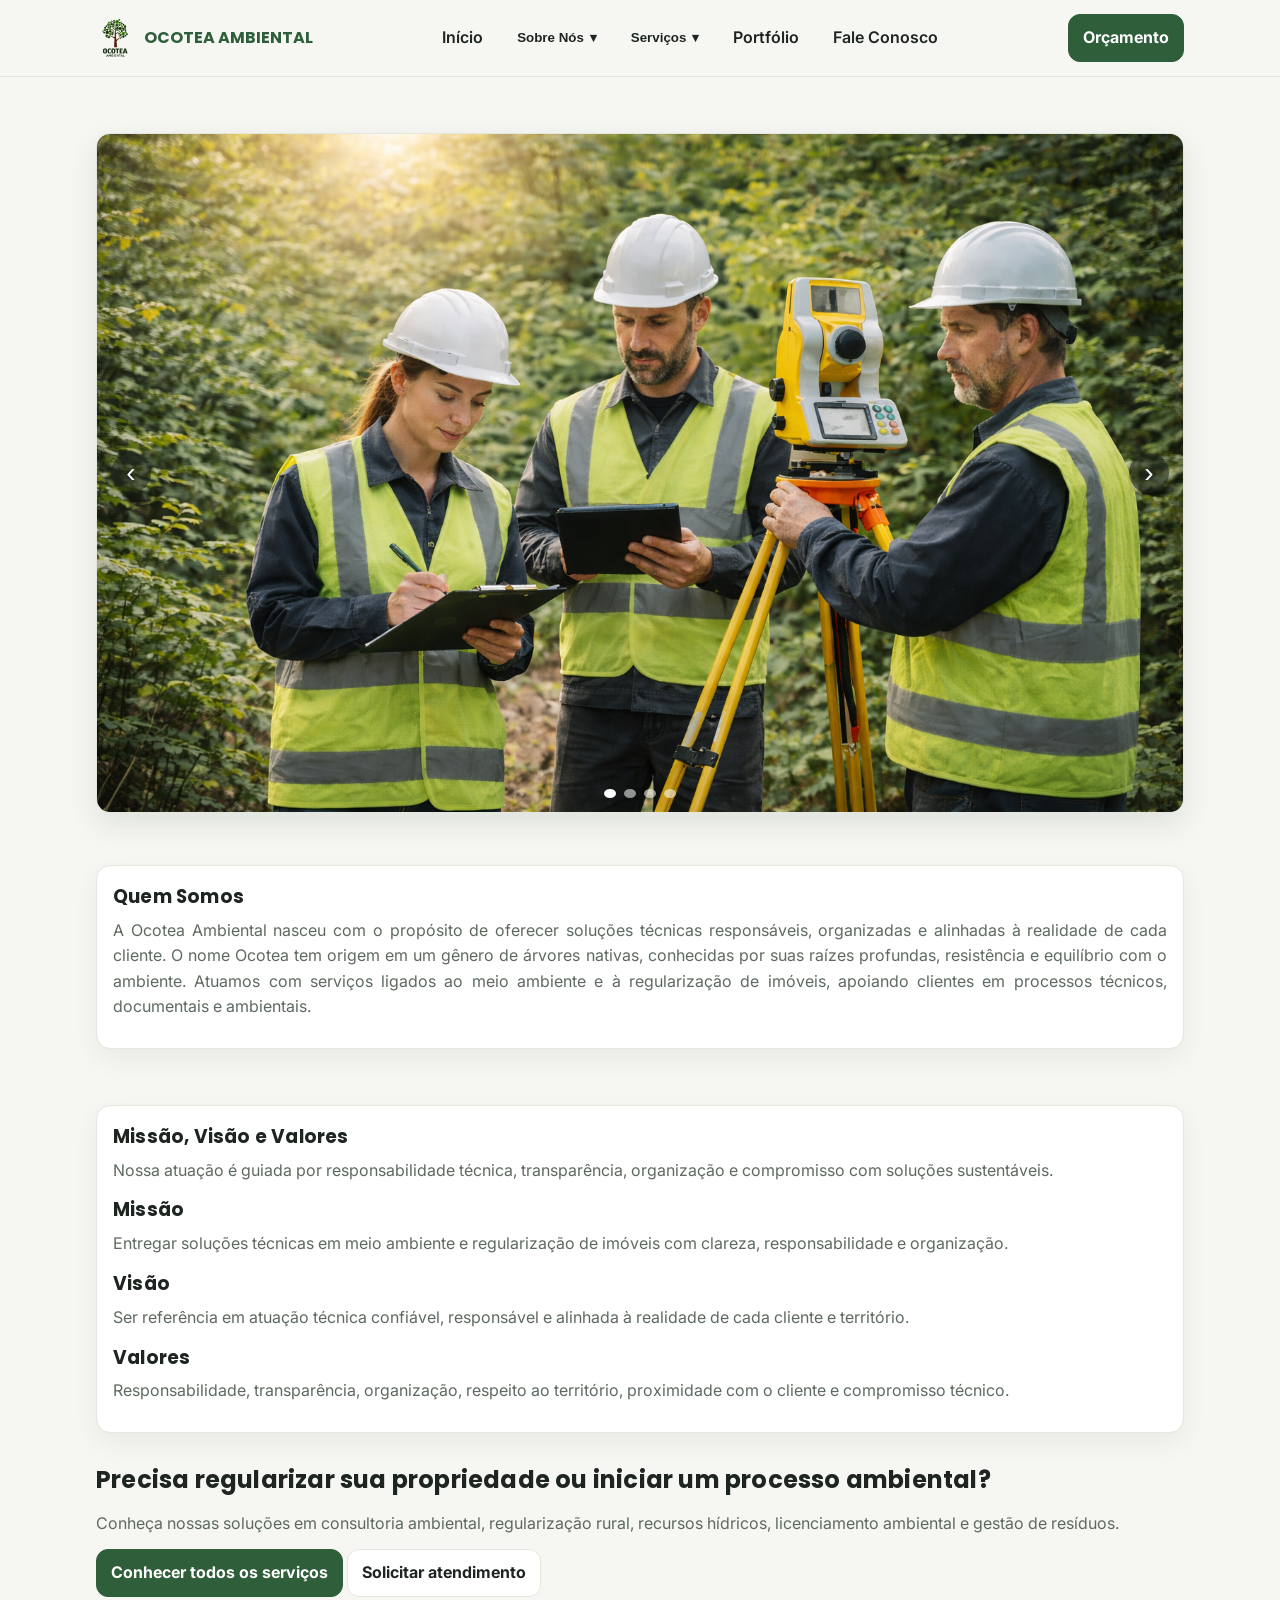
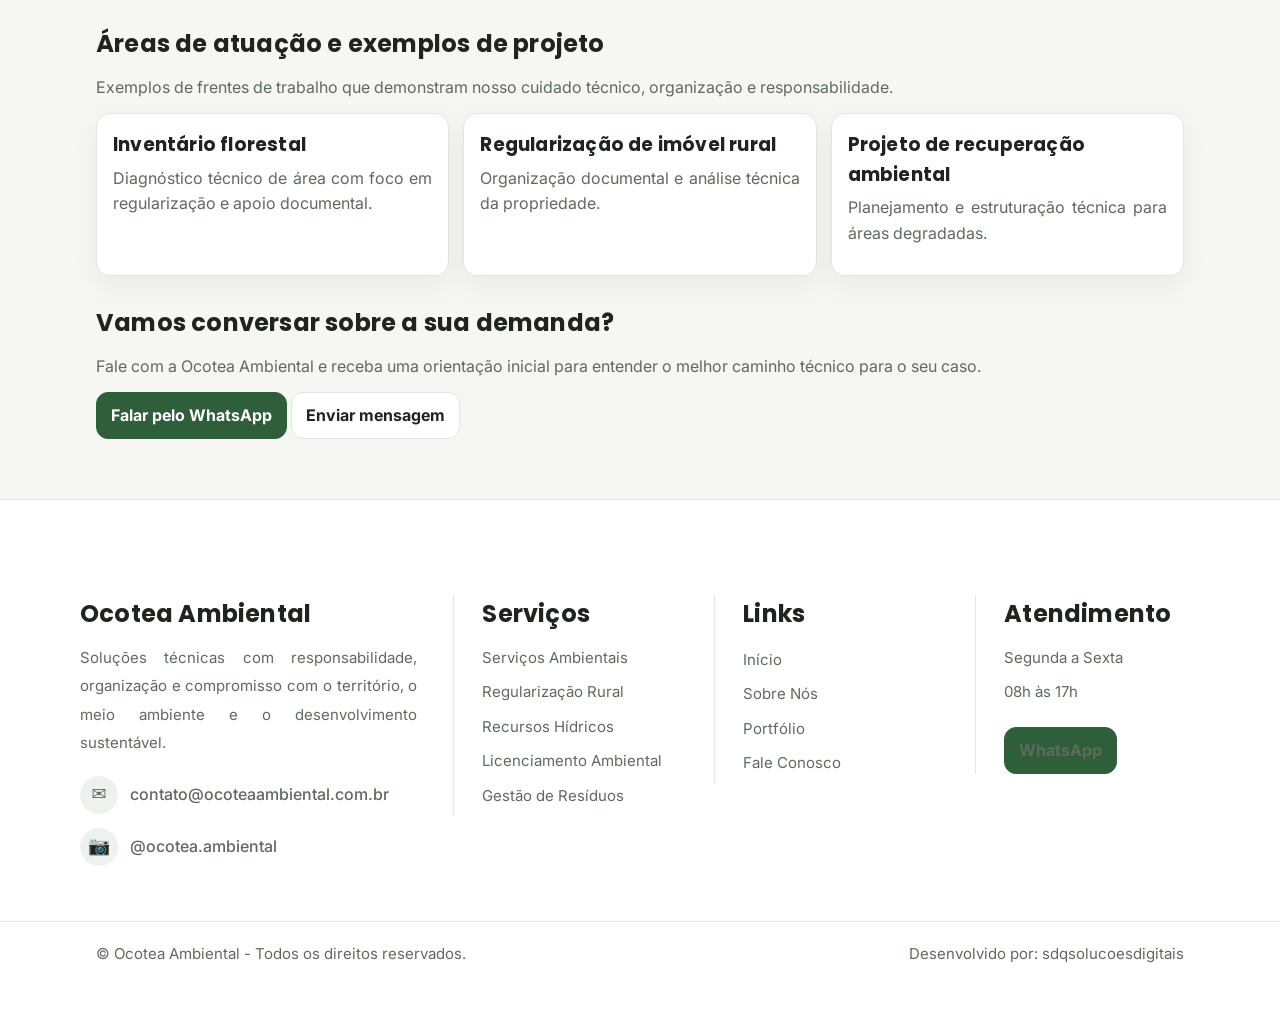
<file: index.html>
<!DOCTYPE html>
<html lang="pt-BR">
<head>
  <meta charset="UTF-8" />
  <meta name="viewport" content="width=device-width,initial-scale=1.0" />

  <title>Ocotea Ambiental | Consultoria Ambiental</title>
  <meta name="description" content="Consultoria ambiental com foco em meio ambiente, regularização de imóveis, CAR, inventário florestal e apoio técnico ambiental." />

  <link rel="preconnect" href="https://fonts.googleapis.com">
  <link rel="preconnect" href="https://fonts.gstatic.com" crossorigin>
  <link href="https://fonts.googleapis.com/css2?family=Poppins:wght@600;700;800&family=Inter:wght@400;500;600&display=swap" rel="stylesheet">

  <link rel="stylesheet" href="/css/styles.css">
  <link rel="stylesheet" href="/css/contato.css">
  <link rel="stylesheet" href="/css/menu.css">
  <link rel="stylesheet" href="/css/hero.css">
  <link rel="stylesheet" href="/css/footer.css">
</head>

<body>

<header class="header">
  <div class="container">
    <nav class="nav">
      <a class="brand" href="#inicio">
        <img src="/assets/img/logo-nova.png" alt="Ocotea Ambiental" />
        <strong>OCOTEA AMBIENTAL</strong>
      </a>

      <div class="menu">
        <a href="/index.html">Início</a>

        <div class="dropdown dropdown-about">
          <button type="button" aria-haspopup="true" aria-expanded="false">
            Sobre Nós <span class="menu-caret">▾</span>
          </button>

          <div class="dropdown-panel">
            <a href="/sobre/quem-somos.html">Quem Somos</a>
            <a href="/sobre/missao-visao-valores.html">Missão, Visão e Valores</a>
          </div>
        </div>

        <div class="dropdown dropdown-services-wrap">
          <button type="button" aria-haspopup="true" aria-expanded="false">
            Serviços <span class="menu-caret">▾</span>
          </button>

          <div class="dropdown-panel dropdown-services-panel">

            <button class="svc-cat" type="button" aria-expanded="false">
              Serviços Ambientais
              <span class="svc-caret">▾</span>
            </button>

            <div class="svc-items" hidden>
              <a href="#">Inventário Florestal</a>
              <a href="#">Diagnóstico de APP e Reserva Legal</a>
              <a href="#">Recuperação de áreas degradadas (PRAD)</a>
              <a href="#">Projetos de compensação ambiental</a>
              <a href="#">Licença para corte de árvores</a>
              <a href="#">Licença para queima controlada</a>
              <a href="#">Projetos de Intervenção Ambiental</a>
            </div>

            <button class="svc-cat" type="button" aria-expanded="false">
              Regularização Rural
              <span class="svc-caret">▾</span>
            </button>

             <div class="svc-items" hidden>
              <a href="#">Cadastro Ambiental Rural (CAR)</a>
              <a href="#">Retificação do CAR</a>
              <a href="#">Programa de Regularização Ambiental (PRA)</a>
              <a href="#">Reserva Legal e APP</a>            
            </div>

            <button class="svc-cat" type="button" aria-expanded="false">
              Recursos Hídricos
              <span class="svc-caret">▾</span>
            </button>

            <div class="svc-items" hidden>
              <a href="#">Outroga de uso da água</a>
              <a href="#">Cadastro de uso insignificante</a>
              <a href="#">Declaração de uso de recursos hídricos (DAURH)</a>   
            </div>


             <button class="svc-cat" type="button" aria-expanded="false">
              Licenciamento Ambiental
              <span class="svc-caret">▾</span>
            </button>

            <div class="svc-items" hidden>
              <a href="#">LI, LP e LO</a>
              <a href="#">Licença Ambiental Simplificada (LAS - Cadastro e LAS - RAS)</a>
              <a href="#">EIA/ RIMA</a>   
            </div>

            <button class="svc-cat" type="button" aria-expanded="false">
              Gestão de Resíduos
              <span class="svc-caret">▾</span>
            </button>

            <div class="svc-items" hidden>
              <a href="#">Cadastro Técnico Federal - CTF/APP (IBAMA)</a>
              <a href="#">Elaboração e envio do RAPP</a>
              <a href="#">Regularização de atividades potencialmente poluidoras</a>   
              <a href="#">Elaboração de PGRS</a>
              <a href="#">Implantação do MTR (SINIR)</a> 
            </div>

          </div>
        </div>

        <a href="/portfolio.html">Portfólio</a>
        <a href="/contato.html">Fale Conosco</a>
      </div>

      <div class="cta">
        <a class="btn btn-primary" href="https://wa.me/5535998870333" target="_blank" rel="noopener">
          Orçamento
        </a>
      </div>

      <button class="mobile-toggle" id="mobileToggle" aria-label="Abrir menu">
        ☰
      </button>

    </nav>

    <!-- Menu Mobile-->

    <div class="mobile-menu" id="mobileMenu">
      <a href="/index.html">Início</a>
      <a href="/sobre/quem-somos.html">Quem Somos</a>
      <a href="/sobre/missao-visao-valores.html">Missão, Visão e Valores</a>

      <a href="#">Serviços</a>     

      <a href="/portfolio.html">Portfólio</a>
      <a href="/contato.html">Fale Conosco</a>      
    </div>

  </div>
</header>


<main> 

  <!-- Hero -->
  <section id="inicio" class="hero">
    
    <div class="container hero-grid">   

      <div class="hero-slider" id="heroSlider">

      <div class="hero-slide active">
        <img src="/assets/img/portifolio/hero.png" alt="Equipe técnica em campo">
      </div>

      <div class="hero-slide">
        <img src="/assets/img/portifolio/hero-1.png" alt="Consultoria ambiental em área rural">
      </div>

      <div class="hero-slide">
        <img src="/assets/img/portifolio/hero-2.png" alt="Levantamento ambiental e georreferenciamento">
      </div>

       <div class="hero-slide">
        <img src="/assets/img/portifolio/hero-3.png" alt="Levantamento ambiental e georreferenciamento">
      </div>

      <button class="hero-slider-btn hero-slider-prev" type="button" aria-label="Imagem anterior">
        ‹
      </button>

      <button class="hero-slider-btn hero-slider-next" type="button" aria-label="Próxima imagem">
        ›
      </button>

      <div class="hero-slider-dots">
        <button class="active" type="button" aria-label="Imagem 1"></button>
        <button type="button" aria-label="Imagem 2"></button>
        <button type="button" aria-label="Imagem 3"></button>
        <button type="button" aria-label="Imagem 4"></button>
      </div>
    </div>

    </div>
  </section>

  <!-- QUEM SOMOS -->
  <section id="quem-somos" class="section">
    <div class="container">
      <div class="grid one-col">

       <article class="card">
        <h3>Quem Somos</h3>
        <p>
          A Ocotea Ambiental nasceu com o propósito de oferecer soluções técnicas responsáveis,
          organizadas e alinhadas à realidade de cada cliente.            
              
          O nome Ocotea tem origem em um gênero de árvores nativas, conhecidas por suas raízes profundas,
          resistência e equilíbrio com o ambiente.        
        
          Atuamos com serviços ligados ao meio ambiente e à regularização de imóveis,
          apoiando clientes em processos técnicos, documentais e ambientais.
        </p>
      </article>
    </div>
  </section>

  <!-- MISSÃO, VISÃO E VALORES -->
  <section id="missao-visao-valores" class="section alt-bg">
    <div class="container">
       <div class="grid one-col">
   
        <article class="card">
        <h3>Missão, Visão e Valores</h3>
        <p>
          Nossa atuação é guiada por responsabilidade técnica, transparência, organização
          e compromisso com soluções sustentáveis.
        </p>  
    
        <h3>Missão</h3>
        <p>
          Entregar soluções técnicas em meio ambiente e regularização de imóveis com clareza, responsabilidade e organização.
        </p>
            
        <h3>Visão</h3>
        <p>
          Ser referência em atuação técnica confiável, responsável e alinhada à realidade de cada cliente e território.
        </p>
        
        <h3>Valores</h3>
        <p>
            Responsabilidade, transparência, organização, respeito ao território, proximidade com o cliente e compromisso técnico.
        </p>
        </article>     
    </div>
  </section>

  <!-- SERVIÇOS -->
  <section class="home-cta">
  <div class="container">
    <div class="home-cta-card">
      <h2>Precisa regularizar sua propriedade ou iniciar um processo ambiental?</h2>

      <p>
        Conheça nossas soluções em consultoria ambiental, regularização rural,
        recursos hídricos, licenciamento ambiental e gestão de resíduos.
      </p>

      <div class="home-cta-actions">
        <a class="btn btn-primary" href="#">
          Conhecer todos os serviços
        </a>

        <a class="btn btn-outline" href="#">
          Solicitar atendimento
        </a>
      </div>
    </div>
  </div>
 </section>
 

  <!-- PORTFÓLIO -->
  <section id="portfolio" class="section">
    <div class="container">
      <div class="section-heading">
    
        <h2>Áreas de atuação e exemplos de projeto</h2>
        <p>
          Exemplos de frentes de trabalho que demonstram nosso cuidado técnico,
          organização e responsabilidade.
        </p>
      </div>

      <div class="grid three-cols">
        <article class="card">
          <h3>Inventário florestal</h3>
          <p>Diagnóstico técnico de área com foco em regularização e apoio documental.</p>
        </article>

        <article class="card">
          <h3>Regularização de imóvel rural</h3>
          <p>Organização documental e análise técnica da propriedade.</p>
        </article>

        <article class="card">
          <h3>Projeto de recuperação ambiental</h3>
          <p>Planejamento e estruturação técnica para áreas degradadas.</p>
        </article>
      </div>
    </div>
  </section>
  
</main>

<section class="final-cta">
  <div class="container">
    <div class="final-cta-card">
      <h2>Vamos conversar sobre a sua demanda?</h2>

      <p>
        Fale com a Ocotea Ambiental e receba uma orientação inicial para entender
        o melhor caminho técnico para o seu caso.
      </p>

      <div class="final-cta-actions">
        <a class="btn btn-primary" href="https://wa.me/5535998870333" target="_blank" rel="noopener">
          Falar pelo WhatsApp
        </a>

        <a class="btn btn-outline" href="#">
          Enviar mensagem
        </a>
      </div>
    </div>
  </div>
</section>

<footer class="footer">

  <div class="container footer-grid">

    <!-- Marca -->
    <div class="footer-col">
      <h3>Ocotea Ambiental</h3>

      <p class="small">
        Soluções técnicas com responsabilidade, organização e compromisso com o território,
        o meio ambiente e o desenvolvimento sustentável.
      </p>

      <div class="footer-social">

        <a href="mailto:atendimento@ocoteaambiental.com.br" class="footer-icon-link">
          <span class="footer-icon">✉</span>
          <span>contato@ocoteaambiental.com.br</span>
        </a>

        <a href="https://www.instagram.com/ocotea.ambiental"
           target="_blank"
           rel="noopener"
           class="footer-icon-link">

          <span class="footer-icon">📷</span>
          <span>@ocotea.ambiental</span>
        </a>

      </div>
    </div>

    <!-- Serviços -->
    <div class="footer-col footer-divider">
      <h3>Serviços</h3>

      <p class="small"><a href="#">Serviços Ambientais</a></p>
      <p class="small"><a href="#">Regularização Rural</a></p>
      <p class="small"><a href="#">Recursos Hídricos</a></p>
      <p class="small"><a href="#">Licenciamento Ambiental</a></p>
      <p class="small"><a href="#">Gestão de Resíduos</a></p>
    </div>

    <!-- Links -->
    <div class="footer-col footer-divider">
      <h2>Links</h2>

      <p class="small"><a href="/index.html">Início</a></p>
      <p class="small"><a href="#">Sobre Nós</a></p>      
      <p class="small"><a href="/portfolio.html">Portfólio</a></p>
      <p class="small"><a href="/contato.html">Fale Conosco</a></p>
    </div>

    <!-- Atendimento -->
    <div class="footer-col footer-divider">
      <h3>Atendimento</h3>

      <p class="small">Segunda a Sexta</p>
      <p class="small">08h às 17h</p>

      <a class="btn btn-primary footer-whatsapp"
         href="https://wa.me/5535998870333"
         target="_blank"
         rel="noopener">

        WhatsApp
      </a>
    </div>

  </div>

  <!-- Bottom -->
  <div class="footer-bottom">
    <div class="container footer-bottom-wrap">

      <p class="small">
        © Ocotea Ambiental - Todos os direitos reservados.
      </p>

      <p class="small">
        Desenvolvido por:
        <a href="https://www.sdqsolucoesdigitais.com.br" target="_blank">
          sdqsolucoesdigitais
        </a>
      </p>

    </div>
  </div>

</footer>

<button class="back-to-top" id="backToTop" aria-label="Voltar ao topo">
  ↑
</button>

<script src="/js/main.js"></script>
<script src="/js/contato.js"></script>

</body>
</html>
</file>
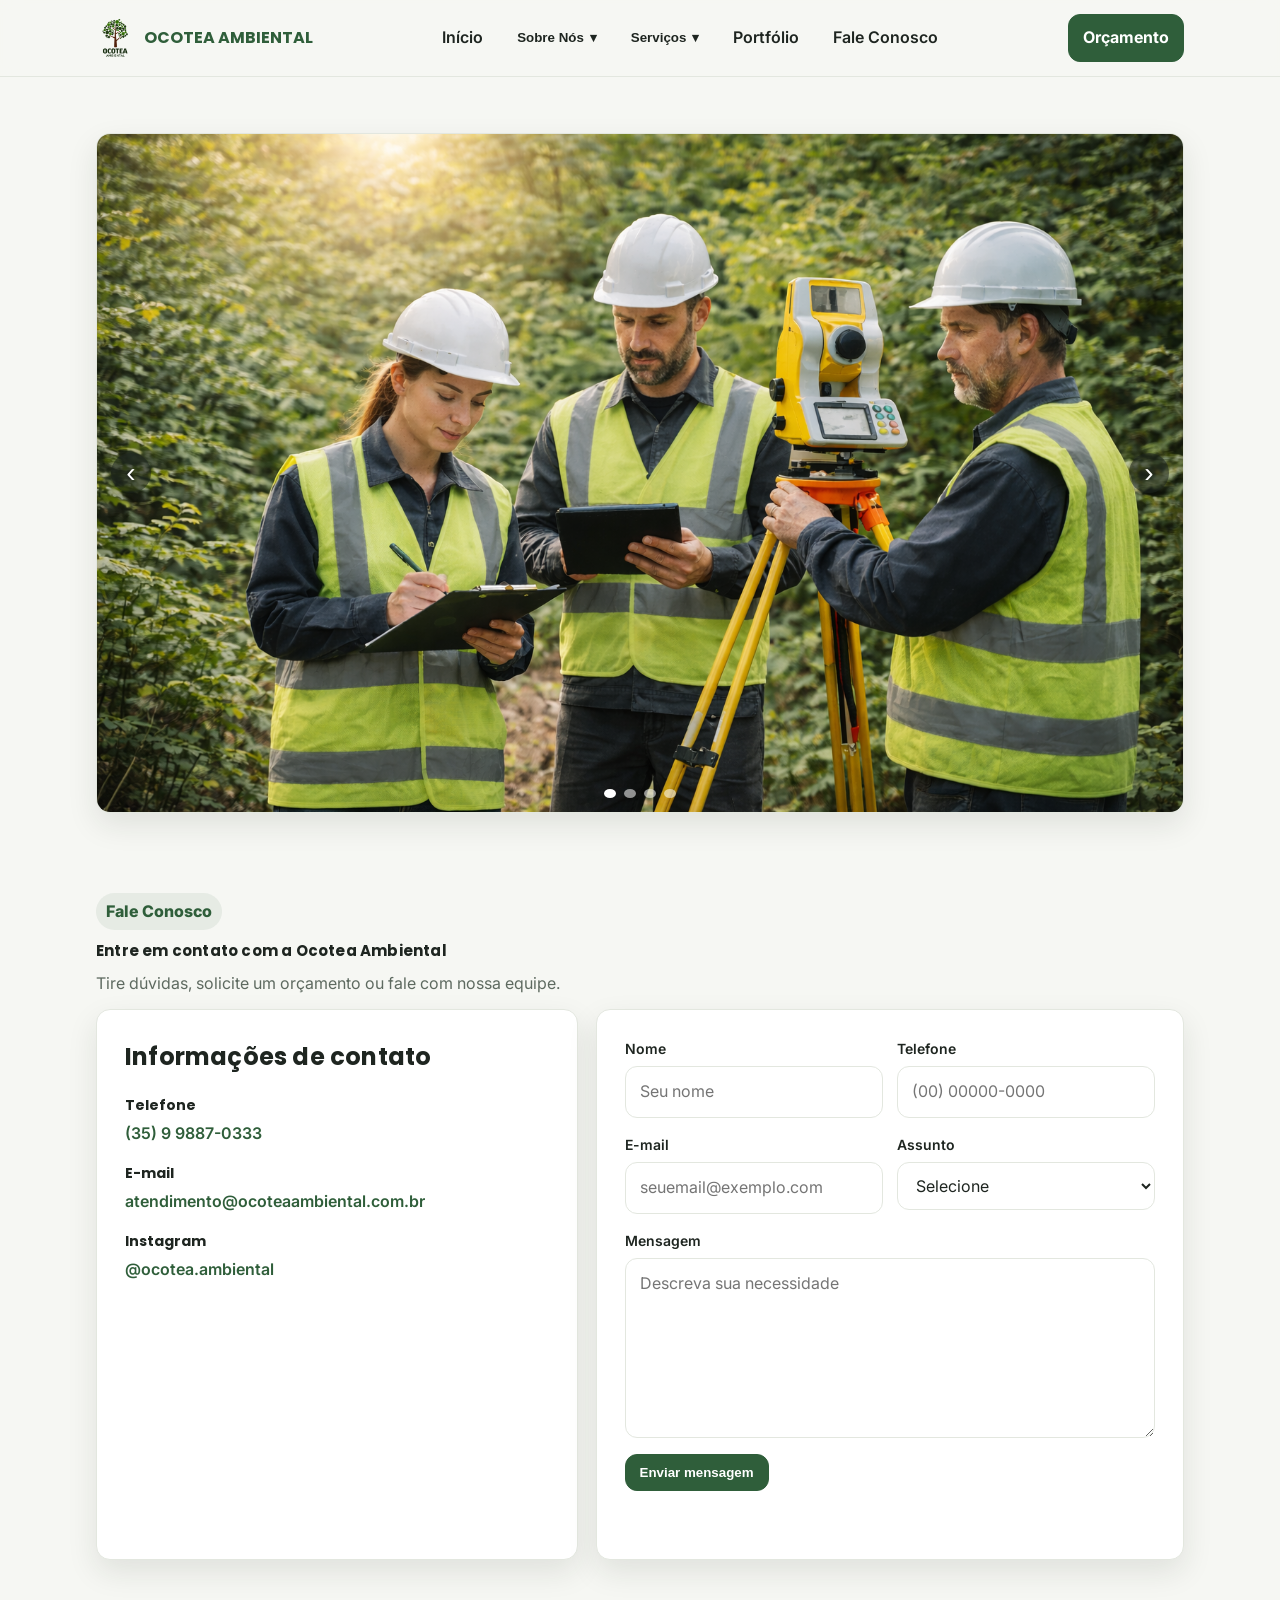
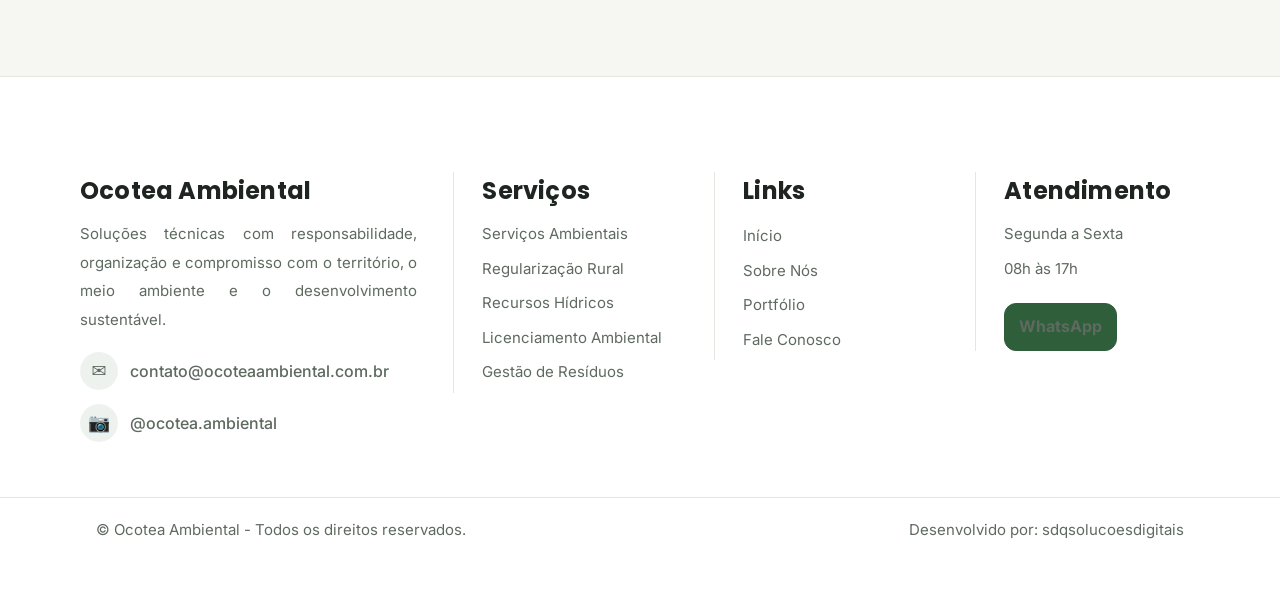
<file: contato.html>
<!DOCTYPE html>
<html lang="pt-BR">
<head>
  <meta charset="UTF-8" />
  <meta name="viewport" content="width=device-width,initial-scale=1.0" />

  <title>Ocotea Ambiental | Consultoria Ambiental</title>
  <meta name="description" content="Consultoria ambiental com foco em meio ambiente, regularização de imóveis, CAR, inventário florestal e apoio técnico ambiental." />

  <link rel="preconnect" href="https://fonts.googleapis.com">
  <link rel="preconnect" href="https://fonts.gstatic.com" crossorigin>
  <link href="https://fonts.googleapis.com/css2?family=Poppins:wght@600;700;800&family=Inter:wght@400;500;600&display=swap" rel="stylesheet">

  <link rel="stylesheet" href="/css/styles.css">
  <link rel="stylesheet" href="/css/contato.css">
  <link rel="stylesheet" href="/css/menu.css">
  <link rel="stylesheet" href="/css/hero.css">
  <link rel="stylesheet" href="/css/footer.css">
</head>

<body>

<header class="header">
  <div class="container">
    <nav class="nav">
      <a class="brand" href="#inicio">
        <img src="/assets/img/logo-nova.png" alt="Ocotea Ambiental" />
        <strong>OCOTEA AMBIENTAL</strong>
      </a>

      <div class="menu">
        <a href="/index.html">Início</a>

        <div class="dropdown dropdown-about">
          <button type="button" aria-haspopup="true" aria-expanded="false">
            Sobre Nós <span class="menu-caret">▾</span>
          </button>

          <div class="dropdown-panel">
            <a href="/sobre/quem-somos.html">Quem Somos</a>
            <a href="/sobre/missao-visao-valores.html">Missão, Visão e Valores</a>
          </div>
        </div>

        <div class="dropdown dropdown-services-wrap">
          <button type="button" aria-haspopup="true" aria-expanded="false">
            Serviços <span class="menu-caret">▾</span>
          </button>

          <div class="dropdown-panel dropdown-services-panel">

            <button class="svc-cat" type="button" aria-expanded="false">
              Serviços Ambientais
              <span class="svc-caret">▾</span>
            </button>

            <div class="svc-items" hidden>
              <a href="#">Inventário Florestal</a>
              <a href="#">Diagnóstico de APP e Reserva Legal</a>
              <a href="#">Recuperação de áreas degradadas (PRAD)</a>
              <a href="#">Projetos de compensação ambiental</a>
              <a href="#">Licença para corte de árvores</a>
              <a href="#">Licença para queima controlada</a>
              <a href="#">Projetos de Intervenção Ambiental</a>
            </div>

            <button class="svc-cat" type="button" aria-expanded="false">
              Regularização Rural
              <span class="svc-caret">▾</span>
            </button>

             <div class="svc-items" hidden>
              <a href="#">Cadastro Ambiental Rural (CAR)</a>
              <a href="#">Retificação do CAR</a>
              <a href="#">Programa de Regularização Ambiental (PRA)</a>
              <a href="#">Reserva Legal e APP</a>            
            </div>

            <button class="svc-cat" type="button" aria-expanded="false">
              Recursos Hídricos
              <span class="svc-caret">▾</span>
            </button>

            <div class="svc-items" hidden>
              <a href="#">Outroga de uso da água</a>
              <a href="#">Cadastro de uso insignificante</a>
              <a href="#">Declaração de uso de recursos hídricos (DAURH)</a>   
            </div>


             <button class="svc-cat" type="button" aria-expanded="false">
              Licenciamento Ambiental
              <span class="svc-caret">▾</span>
            </button>

            <div class="svc-items" hidden>
              <a href="#">LI, LP e LO</a>
              <a href="#">Licença Ambiental Simplificada (LAS - Cadastro e LAS - RAS)</a>
              <a href="#">EIA/ RIMA</a>   
            </div>

            <button class="svc-cat" type="button" aria-expanded="false">
              Gestão de Resíduos
              <span class="svc-caret">▾</span>
            </button>

            <div class="svc-items" hidden>
              <a href="#">Cadastro Técnico Federal - CTF/APP (IBAMA)</a>
              <a href="#">Elaboração e envio do RAPP</a>
              <a href="#">Regularização de atividades potencialmente poluidoras</a>   
              <a href="#">Elaboração de PGRS</a>
              <a href="#">Implantação do MTR (SINIR)</a> 
            </div>

          </div>
        </div>

        <a href="/portfolio.html">Portfólio</a>
        <a href="#contato">Fale Conosco</a>
      </div>

      <div class="cta">
        <a class="btn btn-primary" href="https://wa.me/5535998870333" target="_blank" rel="noopener">
          Orçamento
        </a>
      </div>

      <button class="mobile-toggle" id="mobileToggle" aria-label="Abrir menu">
        ☰
      </button>

    </nav>

    <!-- Menu Mobile-->

    <div class="mobile-menu" id="mobileMenu">
      <a href="/index.html">Início</a>
      <a href="/sobre/quem-somos.html">Quem Somos</a>
      <a href="/sobre/missao-visao-valores.html">Missão, Visão e Valores</a>

      <a href="#">Serviços</a>     

      <a href="/portfolio.html">Portfólio</a>
      <a href="#contato">Fale Conosco</a>      
    </div>

  </div>
</header>

<main>

  <!-- Hero -->
  <section id="inicio" class="hero">
    
    <div class="container hero-grid">   

      <div class="hero-slider" id="heroSlider">

      <div class="hero-slide active">
        <img src="/assets/img/portifolio/hero.png" alt="Equipe técnica em campo">
      </div>

      <div class="hero-slide">
        <img src="/assets/img/portifolio/hero-1.png" alt="Consultoria ambiental em área rural">
      </div>

      <div class="hero-slide">
        <img src="/assets/img/portifolio/hero-2.png" alt="Levantamento ambiental e georreferenciamento">
      </div>

       <div class="hero-slide">
        <img src="/assets/img/portifolio/hero-3.png" alt="Levantamento ambiental e georreferenciamento">
      </div>

      <button class="hero-slider-btn hero-slider-prev" type="button" aria-label="Imagem anterior">
        ‹
      </button>

      <button class="hero-slider-btn hero-slider-next" type="button" aria-label="Próxima imagem">
        ›
      </button>

      <div class="hero-slider-dots">
        <button class="active" type="button" aria-label="Imagem 1"></button>
        <button type="button" aria-label="Imagem 2"></button>
        <button type="button" aria-label="Imagem 3"></button>
        <button type="button" aria-label="Imagem 4"></button>
      </div>
    </div>

    </div>
  </section>

   <!-- CONTATO -->
  <section id="contato" class="contact-page">
    <div class="container">
      <div class="contact-header">
        <span class="kicker">Fale Conosco</span>
        <h1>Entre em contato com a Ocotea Ambiental</h1>
        <p>
          Tire dúvidas, solicite um orçamento ou fale com nossa equipe.
        </p>
      </div>

      <div class="contact-grid">
        <div class="contact-card contact-info">
          <h2>Informações de contato</h2>

          <div class="contact-info-list">
            <div class="contact-info-item">
              <strong>Telefone</strong>
              <a href="https://wa.me/5535998870333" target="_blank" rel="noopener">
                (35) 9 9887-0333
              </a>
            </div>

            <div class="contact-info-item">
              <strong>E-mail</strong>
              <a href="mailto:atendimento@ocoteaambiental.com.br">
                atendimento@ocoteaambiental.com.br
              </a>
            </div>

            <div class="contact-info-item">
              <strong>Instagram</strong>
              <a href="https://www.instagram.com/ocotea.ambiental" target="_blank" rel="noopener">
                @ocotea.ambiental
              </a>
            </div>
          </div>
        </div>

        <div class="contact-card">
          <form id="contactForm" class="contact-form" novalidate>
            <div class="form-row">
              <div class="form-field">
                <label for="nome">Nome</label>
                <input type="text" id="nome" name="nome" placeholder="Seu nome" required />
              </div>

              <div class="form-field">
                <label for="telefone">Telefone</label>
                <input type="text" id="telefone" name="telefone" placeholder="(00) 00000-0000" />
              </div>
            </div>

            <div class="form-row">
              <div class="form-field">
                <label for="email">E-mail</label>
                <input type="email" id="email" name="email" placeholder="seuemail@exemplo.com" required />
              </div>

              <div class="form-field">
                <label for="assunto">Assunto</label>
                <select id="assunto" name="assunto" required>
                  <option value="">Selecione</option>
                  <option value="#">Licenciamento Ambiental</option>
                  <option value="Serviços Ambientais">Serviços Ambientais</option>
                  <option value="#">Regularização Rural</option>            
                  <option value="#">Gestão de Resíduos</option>
                  <option value="#">Recursos Hídricos</option>   
                   <option value="Orçamento">Orçamento</option>
                  <option value="Dúvida">Dúvida</option>                 
                  <option value="Outro">Outro</option>
                </select>
              </div>
            </div>

            <div class="form-field">
              <label for="mensagem">Mensagem</label>
              <textarea id="mensagem" name="mensagem" rows="6" placeholder="Descreva sua necessidade" required></textarea>
            </div>

            <div class="form-actions">
              <button type="submit" class="btn btn-primary" id="submitBtn">
                Enviar mensagem
              </button>
            </div>

            <p id="formMessage" class="form-message" aria-live="polite"></p>
          </form>
        </div>
      </div>
    </div>
  </section>


</main>

<footer class="footer">

  <div class="container footer-grid">

    <!-- Marca -->
    <div class="footer-col">
      <h3>Ocotea Ambiental</h3>

      <p class="small">
        Soluções técnicas com responsabilidade, organização e compromisso com o território,
        o meio ambiente e o desenvolvimento sustentável.
      </p>

      <div class="footer-social">

        <a href="mailto:atendimento@ocoteaambiental.com.br" class="footer-icon-link">
          <span class="footer-icon">✉</span>
          <span>contato@ocoteaambiental.com.br</span>
        </a>

        <a href="https://www.instagram.com/ocotea.ambiental"
           target="_blank"
           rel="noopener"
           class="footer-icon-link">

          <span class="footer-icon">📷</span>
          <span>@ocotea.ambiental</span>
        </a>

      </div>
    </div>

    <!-- Serviços -->
    <div class="footer-col footer-divider">
      <h3>Serviços</h3>

      <p class="small"><a href="#">Serviços Ambientais</a></p>
      <p class="small"><a href="#">Regularização Rural</a></p>
      <p class="small"><a href="#">Recursos Hídricos</a></p>
      <p class="small"><a href="#">Licenciamento Ambiental</a></p>
      <p class="small"><a href="#">Gestão de Resíduos</a></p>
    </div>

    <!-- Links -->
    <div class="footer-col footer-divider">
      <h2>Links</h2>

      <p class="small"><a href="/index.html">Início</a></p>
      <p class="small"><a href="#">Sobre Nós</a></p>      
      <p class="small"><a href="/portfolio.html">Portfólio</a></p>
      <p class="small"><a href="/contato.html">Fale Conosco</a></p>
    </div>

    <!-- Atendimento -->
    <div class="footer-col footer-divider">
      <h3>Atendimento</h3>

      <p class="small">Segunda a Sexta</p>
      <p class="small">08h às 17h</p>

      <a class="btn btn-primary footer-whatsapp"
         href="https://wa.me/5535998870333"
         target="_blank"
         rel="noopener">

        WhatsApp
      </a>
    </div>

  </div>

  <!-- Bottom -->
  <div class="footer-bottom">
    <div class="container footer-bottom-wrap">

      <p class="small">
        © Ocotea Ambiental - Todos os direitos reservados.
      </p>

      <p class="small">
        Desenvolvido por:
        <a href="https://www.sdqsolucoesdigitais.com.br" target="_blank">
          sdqsolucoesdigitais
        </a>
      </p>

    </div>
  </div>

</footer>

<button class="back-to-top" id="backToTop" aria-label="Voltar ao topo">
  ↑
</button>

<script src="/js/main.js"></script>
<script src="/js/contato.js"></script>

</body>
</html>
</file>
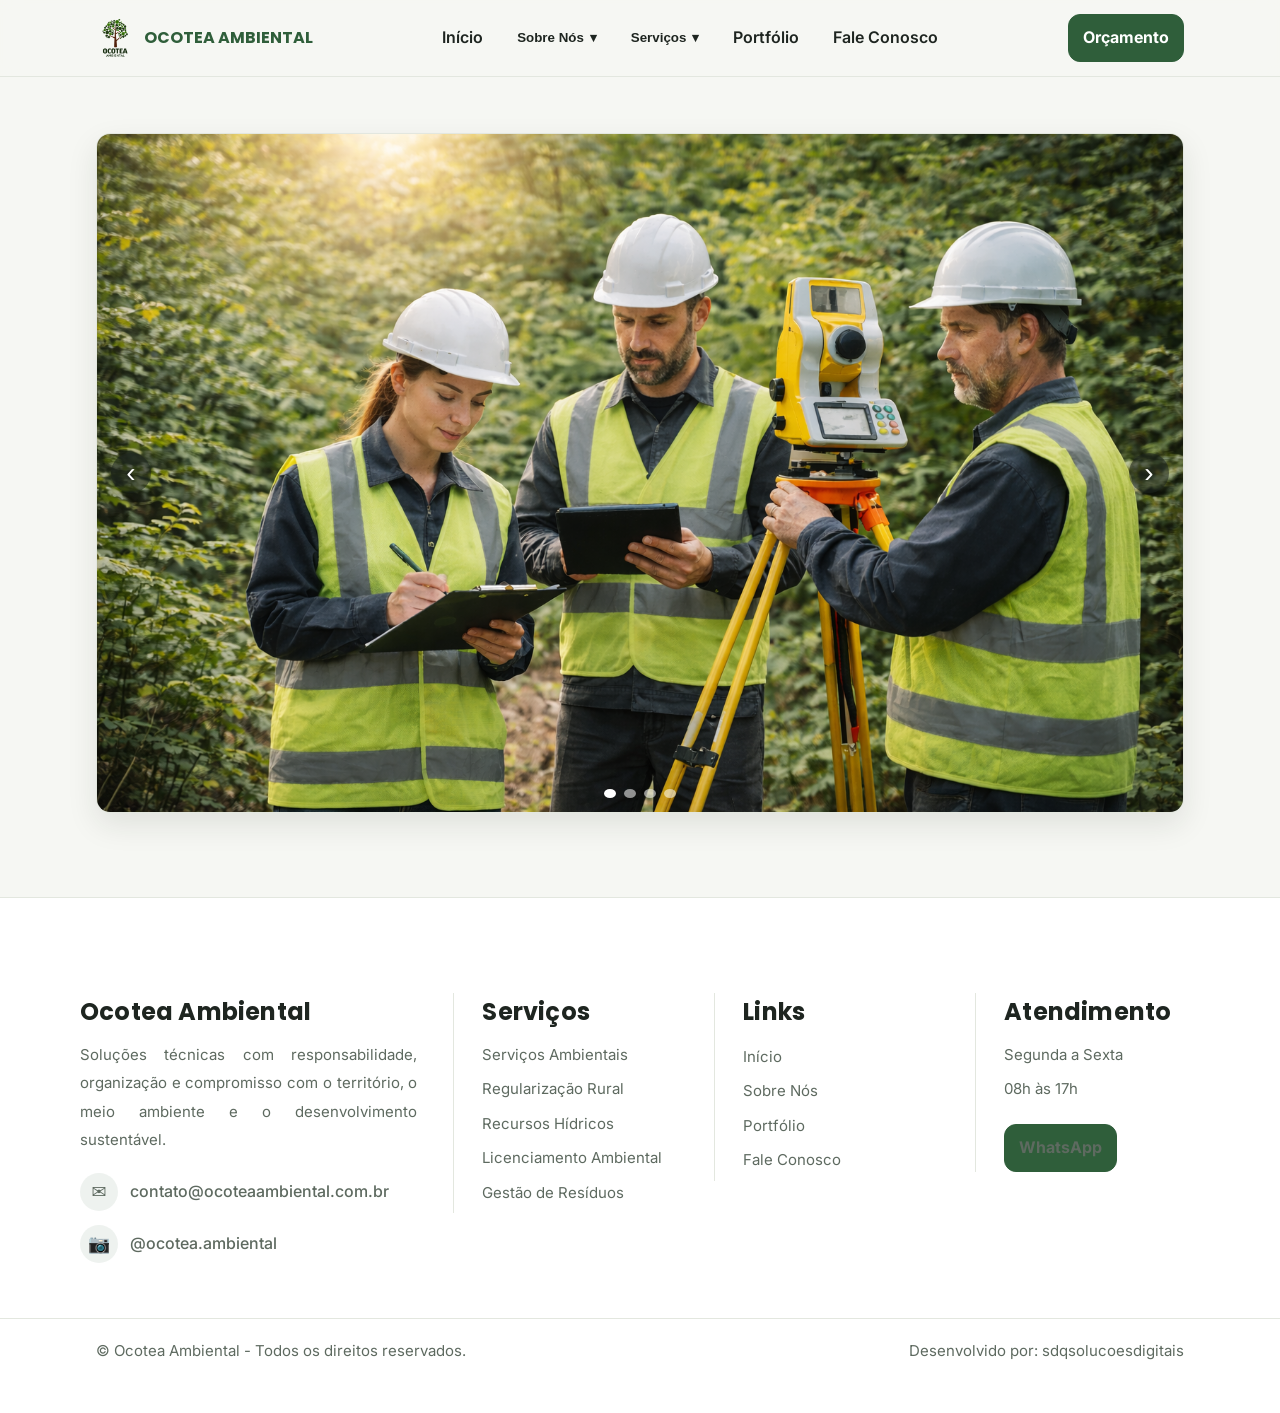
<file: portfolio.html>
<!DOCTYPE html>
<html lang="pt-BR">
<head>
  <meta charset="UTF-8" />
  <meta name="viewport" content="width=device-width,initial-scale=1.0" />

  <title>Ocotea Ambiental | Consultoria Ambiental</title>
  <meta name="description" content="Consultoria ambiental com foco em meio ambiente, regularização de imóveis, CAR, inventário florestal e apoio técnico ambiental." />

  <link rel="preconnect" href="https://fonts.googleapis.com">
  <link rel="preconnect" href="https://fonts.gstatic.com" crossorigin>
  <link href="https://fonts.googleapis.com/css2?family=Poppins:wght@600;700;800&family=Inter:wght@400;500;600&display=swap" rel="stylesheet">

  <link rel="stylesheet" href="/css/styles.css">
  <link rel="stylesheet" href="/css/contato.css">
  <link rel="stylesheet" href="/css/menu.css">
  <link rel="stylesheet" href="/css/hero.css">
  <link rel="stylesheet" href="/css/footer.css">
</head>

<body>

<header class="header">
  <div class="container">
    <nav class="nav">
      <a class="brand" href="#inicio">
        <img src="/assets/img/logo-nova.png" alt="Ocotea Ambiental" />
        <strong>OCOTEA AMBIENTAL</strong>
      </a>

      <div class="menu">
        <a href="/index.html">Início</a>

        <div class="dropdown dropdown-about">
          <button type="button" aria-haspopup="true" aria-expanded="false">
            Sobre Nós <span class="menu-caret">▾</span>
          </button>

          <div class="dropdown-panel">
            <a href="/sobre/quem-somos.html">Quem Somos</a>
            <a href="/sobre/missao-visao-valores.html">Missão, Visão e Valores</a>
          </div>
        </div>

        <div class="dropdown dropdown-services-wrap">
          <button type="button" aria-haspopup="true" aria-expanded="false">
            Serviços <span class="menu-caret">▾</span>
          </button>

          <div class="dropdown-panel dropdown-services-panel">

            <button class="svc-cat" type="button" aria-expanded="false">
              Serviços Ambientais
              <span class="svc-caret">▾</span>
            </button>

            <div class="svc-items" hidden>
              <a href="#">Inventário Florestal</a>
              <a href="#">Diagnóstico de APP e Reserva Legal</a>
              <a href="#">Recuperação de áreas degradadas (PRAD)</a>
              <a href="#">Projetos de compensação ambiental</a>
              <a href="#">Licença para corte de árvores</a>
              <a href="#">Licença para queima controlada</a>
              <a href="#">Projetos de Intervenção Ambiental</a>
            </div>

            <button class="svc-cat" type="button" aria-expanded="false">
              Regularização Rural
              <span class="svc-caret">▾</span>
            </button>

             <div class="svc-items" hidden>
              <a href="#">Cadastro Ambiental Rural (CAR)</a>
              <a href="#">Retificação do CAR</a>
              <a href="#">Programa de Regularização Ambiental (PRA)</a>
              <a href="#">Reserva Legal e APP</a>            
            </div>

            <button class="svc-cat" type="button" aria-expanded="false">
              Recursos Hídricos
              <span class="svc-caret">▾</span>
            </button>

            <div class="svc-items" hidden>
              <a href="#">Outroga de uso da água</a>
              <a href="#">Cadastro de uso insignificante</a>
              <a href="#">Declaração de uso de recursos hídricos (DAURH)</a>   
            </div>


             <button class="svc-cat" type="button" aria-expanded="false">
              Licenciamento Ambiental
              <span class="svc-caret">▾</span>
            </button>

            <div class="svc-items" hidden>
              <a href="#">LI, LP e LO</a>
              <a href="#">Licença Ambiental Simplificada (LAS - Cadastro e LAS - RAS)</a>
              <a href="#">EIA/ RIMA</a>   
            </div>

            <button class="svc-cat" type="button" aria-expanded="false">
              Gestão de Resíduos
              <span class="svc-caret">▾</span>
            </button>

            <div class="svc-items" hidden>
              <a href="#">Cadastro Técnico Federal - CTF/APP (IBAMA)</a>
              <a href="#">Elaboração e envio do RAPP</a>
              <a href="#">Regularização de atividades potencialmente poluidoras</a>   
              <a href="#">Elaboração de PGRS</a>
              <a href="#">Implantação do MTR (SINIR)</a> 
            </div>

          </div>
        </div>

        <a href="#">Portfólio</a>
        <a href="/contato.html">Fale Conosco</a>
      </div>

      <div class="cta">
        <a class="btn btn-primary" href="https://wa.me/5535998870333" target="_blank" rel="noopener">
          Orçamento
        </a>
      </div>

      <button class="mobile-toggle" id="mobileToggle" aria-label="Abrir menu">
        ☰
      </button>

    </nav>

    <!-- Menu Mobile-->

    <div class="mobile-menu" id="mobileMenu">
      <a href="/index.html">Início</a>
      <a href="/sobre/quem-somos.html">Quem Somos</a>
      <a href="/sobre/missao-visao-valores.html">Missão, Visão e Valores</a>

      <a href="#">Serviços</a>     

      <a href="#">Portfólio</a>
      <a href="/contato.html">Fale Conosco</a>      
    </div>

  </div>
</header>

<main>

  <!-- Hero -->
  <section id="inicio" class="hero">
    
    <div class="container hero-grid">   

      <div class="hero-slider" id="heroSlider">

      <div class="hero-slide active">
        <img src="/assets/img/portifolio/hero.png" alt="Equipe técnica em campo">
      </div>

      <div class="hero-slide">
        <img src="/assets/img/portifolio/hero-1.png" alt="Consultoria ambiental em área rural">
      </div>

      <div class="hero-slide">
        <img src="/assets/img/portifolio/hero-2.png" alt="Levantamento ambiental e georreferenciamento">
      </div>

       <div class="hero-slide">
        <img src="/assets/img/portifolio/hero-3.png" alt="Levantamento ambiental e georreferenciamento">
      </div>

      <button class="hero-slider-btn hero-slider-prev" type="button" aria-label="Imagem anterior">
        ‹
      </button>

      <button class="hero-slider-btn hero-slider-next" type="button" aria-label="Próxima imagem">
        ›
      </button>

      <div class="hero-slider-dots">
        <button class="active" type="button" aria-label="Imagem 1"></button>
        <button type="button" aria-label="Imagem 2"></button>
        <button type="button" aria-label="Imagem 3"></button>
        <button type="button" aria-label="Imagem 4"></button>
      </div>
    </div>

    </div>
  </section>

 


</main>

<footer class="footer">

  <div class="container footer-grid">

    <!-- Marca -->
    <div class="footer-col">
      <h3>Ocotea Ambiental</h3>

      <p class="small">
        Soluções técnicas com responsabilidade, organização e compromisso com o território,
        o meio ambiente e o desenvolvimento sustentável.
      </p>

      <div class="footer-social">

        <a href="mailto:atendimento@ocoteaambiental.com.br" class="footer-icon-link">
          <span class="footer-icon">✉</span>
          <span>contato@ocoteaambiental.com.br</span>
        </a>

        <a href="https://www.instagram.com/ocotea.ambiental"
           target="_blank"
           rel="noopener"
           class="footer-icon-link">

          <span class="footer-icon">📷</span>
          <span>@ocotea.ambiental</span>
        </a>

      </div>
    </div>

    <!-- Serviços -->
    <div class="footer-col footer-divider">
      <h3>Serviços</h3>

      <p class="small"><a href="#">Serviços Ambientais</a></p>
      <p class="small"><a href="#">Regularização Rural</a></p>
      <p class="small"><a href="#">Recursos Hídricos</a></p>
      <p class="small"><a href="#">Licenciamento Ambiental</a></p>
      <p class="small"><a href="#">Gestão de Resíduos</a></p>
    </div>

    <!-- Links -->
    <div class="footer-col footer-divider">
      <h2>Links</h2>

      <p class="small"><a href="/index.html">Início</a></p>
      <p class="small"><a href="#">Sobre Nós</a></p>      
      <p class="small"><a href="/portfolio.html">Portfólio</a></p>
      <p class="small"><a href="/contato.html">Fale Conosco</a></p>
    </div>

    <!-- Atendimento -->
    <div class="footer-col footer-divider">
      <h3>Atendimento</h3>

      <p class="small">Segunda a Sexta</p>
      <p class="small">08h às 17h</p>

      <a class="btn btn-primary footer-whatsapp"
         href="https://wa.me/5535998870333"
         target="_blank"
         rel="noopener">

        WhatsApp
      </a>
    </div>

  </div>

  <!-- Bottom -->
  <div class="footer-bottom">
    <div class="container footer-bottom-wrap">

      <p class="small">
        © Ocotea Ambiental - Todos os direitos reservados.
      </p>

      <p class="small">
        Desenvolvido por:
        <a href="https://www.sdqsolucoesdigitais.com.br" target="_blank">
          sdqsolucoesdigitais
        </a>
      </p>

    </div>
  </div>

</footer>

<button class="back-to-top" id="backToTop" aria-label="Voltar ao topo">
  ↑
</button>

<script src="/js/main.js"></script>
<script src="/js/contato.js"></script>

</body>
</html>
</file>
<file: css/styles.css>
:root{
  --bg: #F6F7F3;
  --card: #FFFFFF;
  --text: #1E2520;
  --muted: #5E6A60;

  --brand: #2F5E3A;     /* verde floresta */
  --brand-2: #5F7A3A;   /* verde oliva */
  --earth: #6B4A2D;     /* marrom terra */

  --border: #E3E7DF;
  --shadow: 0 12px 30px rgba(30,37,32,.10);

  --radius: 14px;
  --max: 1120px;
}

*{ 
  box-sizing:border-box;
}

html, body {
  height:100%;
}

html{
  scroll-behavior: smooth;
}

section[id]{
  scroll-margin-top: 110px;
}

body{
  margin:0;
  font-family: "Inter", system-ui, -apple-system, Segoe UI, Roboto, Arial, sans-serif;
  color: var(--text);
  background: var(--bg);
  line-height: 1.6;
}

h1,h2,h3{
  font-family: "Poppins", system-ui, sans-serif;
  letter-spacing: .2px;
  margin: 0 0 12px;
}

p{
  margin: 0 0 12px;
  color: var(--muted);
  text-align: justify;;
}

a{
  color: inherit;
  text-decoration: none;
}

.container{
  width: 100%;
  max-width: var(--max);
  margin: 0 auto;
  padding: 0 16px;
}

/* Header */

.header{
  position: sticky;
  top: 0;
  z-index: 50;
  background: rgba(246,247,243,.86);
  backdrop-filter: blur(10px);
  border-bottom: 1px solid var(--border);
}

.nav{
  display:flex;
  align-items:center;
  justify-content: space-between;
  padding: 14px 0;
  gap: 14px;
  position: relative; /* 🔑 referência do mega menu */
}

.brand{
  display:flex;
  align-items:center;
  gap: 10px;
}

.brand img{
  height: 42px;
  width:auto;
}

.brand strong{
  font-family:Poppins, sans-serif;
  color: var(--brand);
}


/* Sections */

.section{
  padding: 28px 0;
}

.section-title{
  display:flex;
  align-items:flex-end;
  justify-content: space-between;
  gap: 12px;
  margin-bottom: 14px;
}

.grid{
  display:grid;
  grid-template-columns: repeat(3, 1fr);
  gap: 14px;
}

.card{
  background: var(--card);
  border: 1px solid var(--border);
  border-radius: var(--radius);
  padding: 16px;
  box-shadow: 0 10px 26px rgba(30,37,32,.06);
}

.card h3{
  margin-bottom: 6px;
}

.badge{
  display:inline-flex;
  padding: 6px 10px;
  border-radius: 999px;
  background: rgba(107,74,45,.10);
  color: var(--earth);
  font-weight: 800;
  font-size: 12px;
}

.one-col{
  grid-template-columns: 1fr;
}
</file>
<file: css/contato.css>
/* ===== CONTATO ===== */
.contact-page{
  padding: 56px 0;
}

.contact-header h1{
  font-size: 15px;
  line-height: 1.15;
  margin-bottom: 12px;
}

.contact-header p{
  font-size: 16px;
}

.contact-grid{
  display: grid;
  grid-template-columns: 0.9fr 1.1fr;
  gap: 18px;
  align-items: stretch;
}

.contact-card{
  background: var(--card);
  border: 1px solid var(--border);
  border-radius: var(--radius);
  box-shadow: var(--shadow);
  padding: 28px;
}

.contact-info h2{
  margin-bottom: 18px;
}

.contact-info-list{
  display: flex;
  flex-direction: column;
  gap: 16px;
}

.contact-info-item{
  display: flex;
  flex-direction: column;
  gap: 4px;
}

.contact-info-item strong{
  font-family: "Poppins", system-ui, sans-serif;
  font-size: 14px;
  color: var(--text);
}

.contact-info-item a{
  color: var(--brand);
  font-weight: 600;
}

.contact-form{
  display: flex;
  flex-direction: column;
  gap: 16px;
}

.form-row{
  display: grid;
  grid-template-columns: 1fr 1fr;
  gap: 14px;
}

.form-field{
  display: flex;
  flex-direction: column;
  gap: 6px;
}

.form-field label{
  font-size: 14px;
  font-weight: 600;
  color: var(--text);
}

.form-field input,
.form-field select,
.form-field textarea{
  width: 100%;
  border: 1px solid var(--border);
  background: #fff;
  color: var(--text);
  border-radius: 12px;
  padding: 12px 14px;
  font: inherit;
  outline: none;
  transition: border-color .2s ease, box-shadow .2s ease;
}

.form-field input:focus,
.form-field select:focus,
.form-field textarea:focus{
  border-color: var(--brand);
  box-shadow: 0 0 0 3px rgba(47,94,58,.10);
}

.form-field textarea{
  resize: vertical;
  min-height: 140px;
}

.form-actions{
  display: flex;
  align-items: center;
  gap: 12px;
}

.form-message{
  min-height: 24px;
  font-size: 14px;
  font-weight: 600;
  margin: 0;
}

.form-message.success{
  color: var(--brand);
}

.form-message.error{
  color: #b42318;
}

.btn[disabled]{
  opacity: .7;
  cursor: not-allowed;
}

.kicker{
  display:inline-flex;
  gap: 8px;
  align-items:center;
  font-weight: 800;
  color: var(--brand);
  background: rgba(47,94,58,.08);
  padding: 6px 10px;
  border-radius: 999px;
  margin-bottom: 12px;
}

@media (max-width: 900px){
  .contact-grid{
    grid-template-columns: 1fr;
  }

  .form-row{
    grid-template-columns: 1fr;
  }

  .contact-header h1{
    font-size: 30px;
  }
}
</file>
<file: css/menu.css>
.menu{
  display:flex;
  align-items:center;
  gap: 14px;
}

.menu > a, .menu button{
  font-weight: 600;
  color: var(--text);
  background: transparent;
  border: 0;
  cursor: pointer;
  padding: 10px 10px;
  border-radius: 10px;
}

.menu > a:hover, .menu button:hover{
  background: rgba(47,94,58,.08);
}

.dropdown{
  position: relative;
}

.dropdown-panel{
  position: absolute;
  top: calc(100% + 10px);
  background: var(--card);
  border: 1px solid var(--border);
  border-radius: 14px;
  box-shadow: var(--shadow);
  padding: 8px;
  display: none;
  z-index: 1000;
}

.dropdown-panel a{
  display:block;
  padding: 10px 10px;
  border-radius: 12px;
  color: var(--text);
  font-weight: 600;
}

.dropdown-panel a:hover{
  background: rgba(47,94,58,.08);
}

.dropdown.open .dropdown-panel{
  display:block;
}

.dropdown button{
  display: inline-flex;
  align-items: center;
  gap: 6px;
}

.dropdown.open button{
  background: rgba(47,94,58,.08);
}

.dropdown-about .dropdown-panel{
  left: 0;
  right: auto;
  min-width: 220px;
  z-index: 1100; /* 🔑 fica acima do header, mas abaixo do mega menu */
}

/* Mega menu Serviços — alinhado ao site */
.dropdown-services-wrap .dropdown-panel{
  top: calc(100% + 12px);
  left: 50%;
  transform: translateX(-50%);
  width: 480px;                 /* ✅ tamanho “bom” desktop */
  /* width: min(var(--max), calc(100vw - 32px)); */  
  padding: 16px; 
  pointer-events: auto;  /* 🔑 impede sobreposição confusa */
  border-radius: 16px;
}

/* .dropdown-services{
  display: grid;
  grid-template-columns: 1fr 1fr;
  gap: 14px;
  min-width: 0;
  padding: 0;
} */

.dropdown-services{
  display: grid;
  grid-template-columns: 1fr 1fr;
  gap: 18px;                 /* mais respiro */
  padding: 0;       /* ✅ o padding já está no panel */
  min-width: 0;
}

.dropdown-group{
  display: flex;
  flex-direction: column;
  gap: 6px;
}

/* .dropdown-title{
  font-weight: 800;
  font-size: 13px;
  color: var(--brand);
  padding: 6px 10px;
  margin-bottom: 4px;
} */

/* Título da categoria */
.dropdown-title{
  font-family: "Poppins", system-ui, sans-serif;
  font-size: 12px;
  font-weight: 800;
  text-transform: uppercase;
  letter-spacing: .4px;

  color: var(--brand);
  padding: 6px 10px;
  margin-bottom: 6px;

  border-bottom: 1px solid var(--border); /* divisor elegante */
}

/* .dropdown-services a{
  padding: 8px 10px;
  border-radius: 10px;
  font-size: 13px;
  line-height: 1.4;
}

.dropdown-services a:hover{
  background: rgba(47,94,58,.08);
} */

/* Links */
.dropdown-services a{
  font-family: "Inter", system-ui, sans-serif;
  font-size: 13px;
  font-weight: 500;
  line-height: 1.45;

  padding: 8px 10px;
  border-radius: 8px;
}

/* Hover */
.dropdown-services a:hover{
  background: rgba(47,94,58,.08);
}

/* 🔒 trava: painel sempre escondido até .open */
.dropdown .dropdown-panel{
  display: none !important;
}

.dropdown.open > .dropdown-panel{
  display: block !important;
}

/* =========================
   PADRÃO TIPOGRÁFICO SUBMENUS
========================= */
.dropdown-panel{
  border: 1px solid var(--border);   /* se quiser sem borda, troque por: border: 0; */
  padding: 10px;
}

/* links dos submenus */
.dropdown-panel a{
  font-family: "Inter", system-ui, -apple-system, Segoe UI, Roboto, Arial, sans-serif;
  font-size: 13px;
  font-weight: 600;
  line-height: 1.35;

  color: var(--text);
  padding: 9px 10px;
  border-radius: 10px;
}

/* hover mais suave e corporativo */
.dropdown-panel a:hover{
  background: rgba(47,94,58,.08);
}

/* títulos de categoria (Meio Ambiente / Regularização...) */
.dropdown-title{
  display: block;
  font-family: "Poppins", system-ui, sans-serif;
  font-size: 12px;
  font-weight: 800;
  letter-spacing: .3px;
  text-transform: uppercase;

  color: var(--brand);
  padding: 8px 10px 6px;
  margin: 2px 0 6px;
}

/* separador visual entre grupos (opcional, fica bonito) 
.dropdown-group + .dropdown-group{
  border-left: 1px solid var(--border);
  padding-left: 12px;
  margin-left: 12px;
}
*/

.cta{
  display:flex;
  align-items:center;
  gap: 10px;
}

.btn{
  display:inline-flex;
  align-items:center;
  justify-content:center;
  gap: 10px;
  padding: 10px 14px;
  border-radius: 12px;
  border: 1px solid var(--border);
  background: var(--card);
  box-shadow: none;
  font-weight: 700;
}

.btn-primary{
  background: var(--brand);
  border-color: var(--brand);
  color: white;
}

.btn-primary:hover{
  filter: brightness(.95);
}

.btn-outline:hover{
  background: rgba(47,94,58,.08);
}


/* ===== Serviços no padrão do Sobre Nós (colapsável) ===== */

.dropdown-services-wrap .dropdown-services-panel{
  /* tamanho parecido com Sobre Nós (não gigante) */
  min-width: 320px;
  width: 360px;
  max-width: calc(100vw - 32px);
  padding: 8px;
}

/* Botão da categoria (parecido com link do dropdown) */
.svc-cat{
  width: 100%;
  display: flex;
  align-items: center;
  justify-content: space-between;

  font-family: "Inter", system-ui, -apple-system, Segoe UI, Roboto, Arial, sans-serif;
  font-size: 13px;
  font-weight: 600;

  color: var(--text);
  background: transparent;
  border: 0;
  cursor: pointer;

  padding: 10px 10px;
  border-radius: 12px;
}

.svc-cat:hover{
  background: rgba(47,94,58,.08);
}

.svc-caret{
  opacity: .7;
  transition: transform .15s ease;
}

/* Itens dentro da categoria (reusa o padrão do Sobre Nós) */
.svc-items{
  padding-left: 8px;
  margin: 4px 0 8px;
  border-left: 1px solid var(--border);
}

.svc-items a{
  display: block;
  padding: 9px 10px;
  border-radius: 12px;

  font-family: "Inter", system-ui, -apple-system, Segoe UI, Roboto, Arial, sans-serif;
  font-size: 13px;
  font-weight: 600;
  line-height: 1.35;
}

.svc-items a:hover{
  background: rgba(47,94,58,.08);
}

/* Estado aberto */
.svc-cat[aria-expanded="true"] .svc-caret{
  transform: rotate(180deg);
}

/* Menu mobile */ 

.mobile-toggle{
  display: none;
  border: 0;
  background: var(--brand);
  color: #fff;
  width: 42px;
  height: 42px;
  border-radius: 12px;
  font-size: 22px;
  cursor: pointer;
}

.mobile-menu{
  display: none;
  flex-direction: column;
  gap: 4px;

  background: var(--card);
  border-top: 1px solid var(--border);
  padding: 12px 16px;
}

.mobile-menu a{
  padding: 12px;
  border-radius: 10px;
  font-weight: 600;
}

.mobile-menu a:hover{
  background: rgba(47,94,58,.08);
}

.mobile-menu.open{
  display: flex;
}

@media (max-width: 900px){
  .menu{
    display: none;
  }

  .cta{
    display: none;
  }

  .mobile-toggle{
    display: inline-flex;
    align-items: center;
    justify-content: center;
  }
}
</file>
<file: css/hero.css>
/* Hero */
.hero{
  padding: 56px 0 24px;
}

.hero-grid{
  display: flex;
  flex-direction: column;
  gap: 18px;
  align-items: stretch;
}

.hero-card{
  background: var(--card);
  border: 1px solid var(--border);
  border-radius: var(--radius);
  box-shadow: var(--shadow);
  padding: 36px;
  display: flex;
  flex-direction: column;
  justify-content: center;
}



.hero h1{
  font-size: 38px;
  line-height: 1.15;
  color: var(--text);
}

.hero p{
  font-size: 16px;
}

.hero-actions{
  display:flex;
  gap: 10px;
  flex-wrap:wrap;
  margin-top: 16px;
}

/* Imagem abaixo do card */
.hero-photo{
  width: 100%;
  border-radius: var(--radius);
  overflow: hidden;
  border: 1px solid var(--border);
  box-shadow: var(--shadow);
  background: #dfe6dc;
  aspect-ratio: 16 / 10;
}

.hero-photo img{
  width: 100%;
  height: 100%;
  object-fit: cover;
  object-position: center;
  display: block;
}

/* Hero Slider */

.hero-slider{
  position: relative;
  width: 100%;
  aspect-ratio: 16 / 10;
  overflow: hidden;

  border-radius: var(--radius);
  border: 1px solid var(--border);
  box-shadow: var(--shadow);
  background: #dfe6dc;
}

.hero-slide{
  position: absolute;
  inset: 0;
  opacity: 0;
  transition: opacity .7s ease;
}

.hero-slide.active{
  opacity: 1;
}

.hero-slide img{
  width: 100%;
  height: 100%;
  object-fit: cover;
  object-position: center;
  display: block;
}

.hero-slider-btn{
  position: absolute;
  top: 50%;
  transform: translateY(-50%);

  width: 40px;
  height: 40px;
  border: 0;
  border-radius: 50%;

  background: rgba(30,37,32,.55);
  color: #fff;
  font-size: 28px;
  cursor: pointer;

  display: flex;
  align-items: center;
  justify-content: center;
}

.hero-slider-prev{
  left: 14px;
}

.hero-slider-next{
  right: 14px;
}

.hero-slider-btn:hover{
  background: rgba(47,94,58,.85);
}

.hero-slider-dots{
  position: absolute;
  left: 50%;
  bottom: 14px;
  transform: translateX(-50%);

  display: flex;
  gap: 8px;
}

.hero-slider-dots button{
  width: 9px;
  height: 9px;
  border: 0;
  border-radius: 50%;
  background: rgba(255,255,255,.55);
  cursor: pointer;
}

.hero-slider-dots button.active{
  background: #fff;
}

@media (max-width: 900px){
  .hero-slider{
    aspect-ratio: 4 / 3;
  }
}
</file>
<file: css/footer.css>
/* Footer antigo */

@media (min-width: 901px){

  .footer{
    margin-top: 72px;
    padding: 42px 0 26px;
    background: rgba(255,255,255,.72);
  }

  .footer-grid{
    grid-template-columns: 1.3fr 1fr .8fr;
    gap: 72px;
    align-items: flex-start;
  }

  .footer h3{
    font-size: 20px;
    margin-bottom: 14px !important;
  }

  .footer .small{
    font-size: 14px;
    line-height: 1.65;
    text-align: left;
    margin: 0 0 10px;
  }

  .footer a{
    color: var(--muted);
    transition: color .18s ease;
  }

  .footer a:hover{
    color: var(--brand);
  }

  .footer > .container:last-child{
    margin-top: 34px !important;
    padding-top: 20px;
    border-top: 1px solid var(--border);

    display: flex;
    align-items: center;
    justify-content: space-between;
    gap: 16px;
  }

  .footer > .container:last-child .small{
    margin: 0;
    font-size: 13px;
  }
}

@media (min-width: 901px){

  .footer-grid{
    display: grid;
    grid-template-columns: 1.3fr 1fr 1fr; /* lado a lado */
    gap: 48px;
    align-items: flex-start;
  }

}

@media (min-width: 901px){

  .footer{
    padding: 40px 0 24px;
  }

  .footer h3{
    font-size: 18px;
    margin-bottom: 10px !important;
  }

  .footer .small{
    font-size: 14px;
    line-height: 1.6;
    text-align: justify;
  }

}

/* Mobile */

.mobile-toggle{ display:none; }

@media (max-width: 900px){
  .grid{ grid-template-columns: 1fr; }
  .menu{ display:none; }
  .mobile-toggle{ display:inline-flex; }

  .hero-photo{
    aspect-ratio: 4 / 3; /* ✅ melhor no celular */
  } 

}

/* =========================
   FOOTER RESPONSIVO MOBILE
========================= */
@media (max-width: 768px){

  .footer{
    padding: 32px 0 24px;
  }

  .footer-grid{
    grid-template-columns: 1fr; /* empilha */
    gap: 26px;
  }

  .footer h3{
    font-size: 22px;
    margin-bottom: 10px;
  }

  .footer .small{
    font-size: 15px;
    line-height: 1.65;
    text-align: justify;
  }

  .footer a{
    word-break: break-word;
  }

  .footer .container:last-child{
    margin-top: 22px !important;
    padding-top: 18px;
    border-top: 1px solid var(--border);
  }

  .footer .container:last-child .small{
    text-align: center;
    font-size: 14px;
  }
}

.footer{
  margin-top: 50px;
  background: #fff;
  border-top: 1px solid var(--border);
}

.footer-grid{
  display: grid;
  grid-template-columns: 1.4fr 1fr 1fr;
  gap: 40px;
  padding: 50px 0;
}

.footer h3{
  font-size: 22px;
  margin-bottom: 14px;
  color: var(--text);
}

.footer .small{
  font-size: 15px;
  line-height: 1.8;
  color: var(--muted);
}

/* Ícones */
.footer-social{
  margin-top: 20px;
  display: flex;
  flex-direction: column;
  gap: 14px;
}

.footer-icon-link{
  display: flex;
  align-items: center;
  gap: 12px;
  font-weight: 500;
}

.footer-icon{
  width: 38px;
  height: 38px;
  border-radius: 50%;
  background: rgba(47,94,58,.08);
  display: flex;
  align-items: center;
  justify-content: center;
  font-size: 18px;
}

/* Hover */
.footer a{
  transition: .2s ease;
}

.footer a:hover{
  color: var(--brand);
}

/* Botão WhatsApp */
.footer-whatsapp{
  margin-top: 14px;
  display: inline-flex;
}

/* Rodapé final */
.footer-bottom{
  border-top: 1px solid var(--border);
  padding: 18px 0;
}

.footer-bottom-wrap{
  display: flex;
  justify-content: space-between;
  gap: 20px;
  flex-wrap: wrap;
}

/* Mobile */
@media (max-width: 900px){

  .footer-grid{
    grid-template-columns: 1fr;
    gap: 30px;
    padding: 36px 0;
  }

  .footer-bottom-wrap{
    flex-direction: column;
    gap: 8px;
  }

  .footer h3{
    font-size: 20px;
  }
}

/* Novo Footer*/

.footer{
  margin-top: 60px;
  background: #fff;
  border-top: 1px solid var(--border);
}

/* GRID */
.footer-grid{
  display: grid;
  grid-template-columns: 1.5fr 1fr 1fr 1fr;
  gap: 36px;
  padding: 55px 0;
}

/* Colunas */
.footer-col{
  min-width: 0;
}

/* Linha vertical */
.footer-divider{
  border-left: 1px solid var(--border);
  padding-left: 28px;
}

.footer h3{
  font-size: 24px;
  margin-bottom: 16px;
  color: var(--text);
}

.footer .small{
  font-size: 15px;
  line-height: 1.9;
  color: var(--muted);
  margin: 0 0 6px;
}

.footer a{
  transition: .2s ease;
}

.footer a:hover{
  color: var(--brand);
}

/* Social */
.footer-social{
  margin-top: 18px;
  display: flex;
  flex-direction: column;
  gap: 14px;
}

.footer-icon-link{
  display: flex;
  align-items: center;
  gap: 12px;
}

.footer-icon{
  width: 38px;
  height: 38px;
  border-radius: 50%;
  background: rgba(47,94,58,.08);
  display: flex;
  align-items: center;
  justify-content: center;
  font-size: 18px;
}

/* WhatsApp */
.footer-whatsapp{
  margin-top: 14px;
}

/* Bottom */
.footer-bottom{
  border-top: 1px solid var(--border);
  padding: 18px 0;
}

.footer-bottom-wrap{
  display: flex;
  justify-content: space-between;
  gap: 20px;
  flex-wrap: wrap;
}

/* Mobile */
@media (max-width: 900px){

  .footer-grid{
    grid-template-columns: 1fr;
    gap: 30px;
    padding: 38px 0;
  }

  .footer-divider{
    border-left: 0;
    padding-left: 0;
    border-top: 1px solid var(--border);
    padding-top: 20px;
  }

  .footer-bottom-wrap{
    flex-direction: column;
    gap: 8px;
  }

  .footer h2{
    font-size: 10px;
  }
}

/* Botão flutuante */

.back-to-top{
  position: fixed;
  right: 22px;
  bottom: 22px;
  width: 46px;
  height: 46px;

  border: 0;
  border-radius: 50%;
  background: var(--brand);
  color: #fff;

  font-size: 22px;
  font-weight: 700;
  cursor: pointer;

  box-shadow: var(--shadow);
  opacity: 0;
  visibility: hidden;
  transform: translateY(10px);
  transition: .2s ease;

  z-index: 999;
}

.back-to-top.show{
  opacity: 1;
  visibility: visible;
  transform: translateY(0);
}

.back-to-top:hover{
  filter: brightness(.95);
}
</file>
